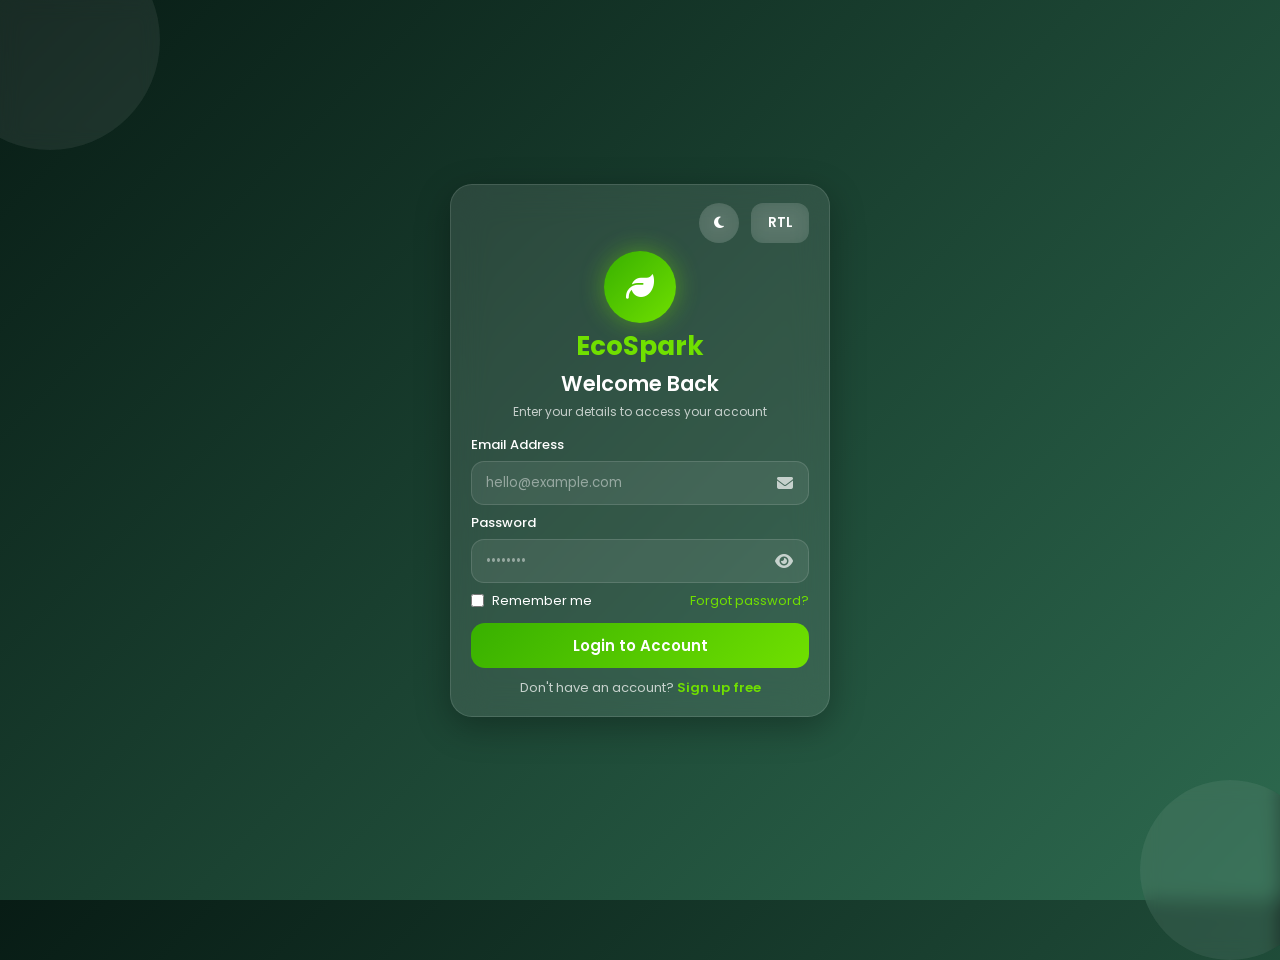
<file: login/login.html>
<!DOCTYPE html>
<html lang="en">
<head>
<meta charset="UTF-8">
<meta name="viewport" content="width=device-width, initial-scale=1.0">

<title>EcoSpark Login</title>

<!-- GOOGLE FONT -->

<link rel="preconnect" href="https://fonts.googleapis.com">
<link rel="preconnect" href="https://fonts.gstatic.com" crossorigin>

<link href="https://fonts.googleapis.com/css2?family=Poppins:wght@300;400;500;600;700&display=swap" rel="stylesheet">

<!-- FONT AWESOME -->

<link rel="stylesheet"
href="https://cdnjs.cloudflare.com/ajax/libs/font-awesome/6.5.2/css/all.min.css">

 <link rel="stylesheet" href="./login.css">
 <script src="./login.js"defer></script>
</head>
<body>

<!-- FLOATING SHAPES -->

<div class="circle circle1"></div>
<div class="circle circle2"></div>

<!-- LOGIN CARD -->

<div class="login-container">

    <!-- TOP CONTROLS -->

    <div class="top-controls">

        <button class="theme-btn" id="themeBtn">
            <i class="fa-solid fa-moon"></i>
        </button>

        <button class="rtl-btn" id="rtlBtn">
            RTL
        </button>

    </div>

    <!-- LOGO -->

    <a href="../Homepage-1/homepage.html" class="home-link">

    <div class="logo-box">

        <div class="logo">
            <i class="fa-solid fa-leaf"></i>
        </div>

    </div>

    <h1 class="brand">EcoSpark</h1>

</a>

    <!-- TEXT -->

  

    <h2 class="welcome">
        Welcome Back
    </h2>

    <p class="subtitle">
        Enter your details to access your account
    </p>

    <!-- EMAIL -->

    <div class="input-group">

        <label>Email Address</label>

        <div class="input-box">

            <input
            type="email"
            placeholder="hello@example.com">

            <i class="fa-solid fa-envelope"></i>

        </div>

    </div>

    <!-- PASSWORD -->

    <div class="input-group">

        <label>Password</label>

        <div class="input-box">

            <input
            type="password"
            id="password"
            placeholder="••••••••">

            <i
            class="fa-solid fa-eye toggle-password"
            id="eye"></i>

        </div>

    </div>

    <!-- OPTIONS -->

    <div class="options">

        <div class="remember">

            <input type="checkbox">

            <span>Remember me</span>

        </div>

        <a href="#" class="forgot">
            Forgot password?
        </a>

    </div>

    <!-- LOGIN BUTTON -->

    <button class="login-btn" id="loginBtn">

        <span id="btnText">
            Login to Account
        </span>

        <div class="spinner" id="spinner"></div>

    </button>

    <!-- SIGNUP -->

    <div class="signup-link">

        Don't have an account?

        <a href="../signup/signup.html">
            Sign up free
        </a>

    </div>

</div>



</body>
</html>
</file>
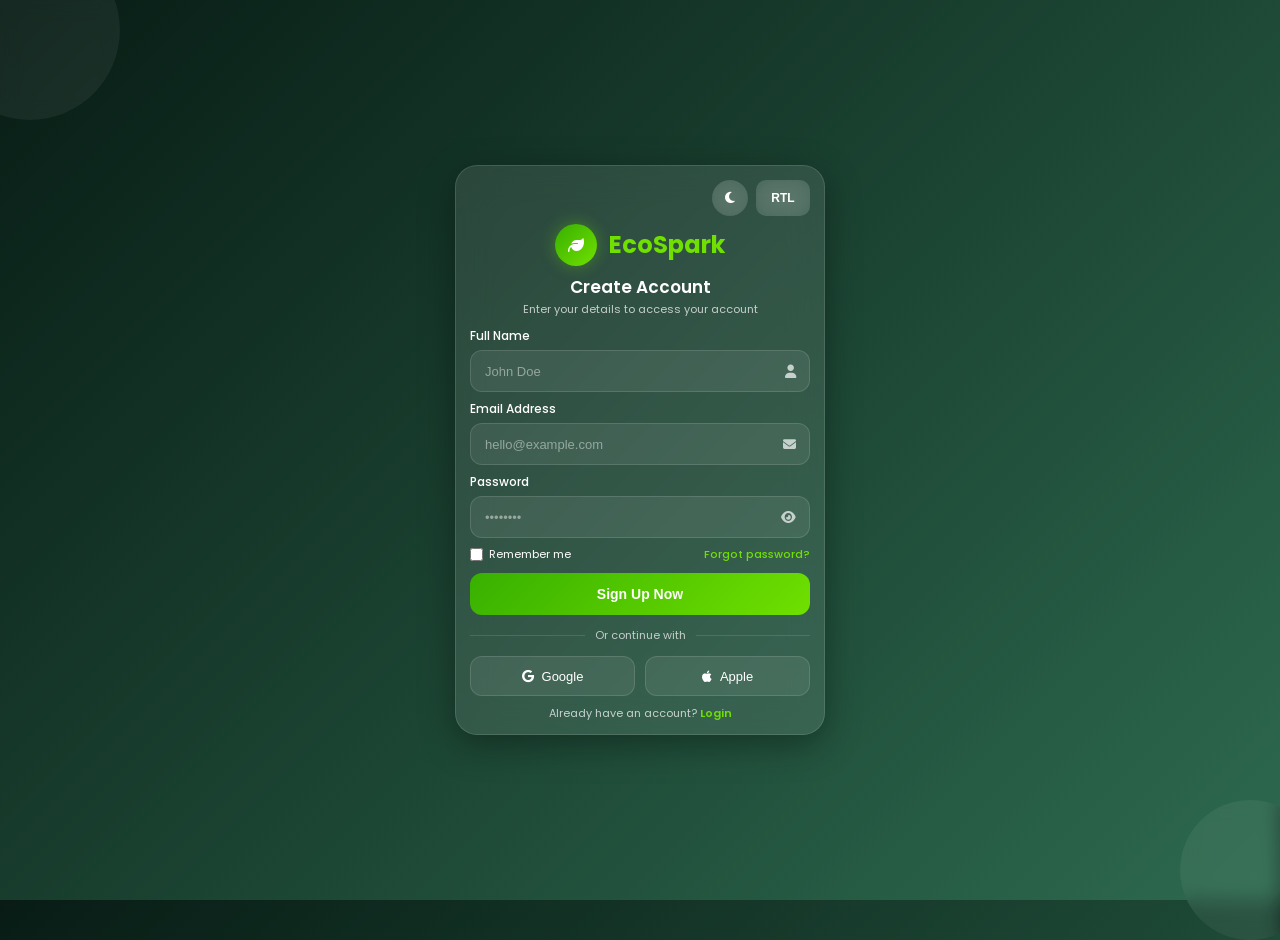
<file: signup/signup.html>
<!DOCTYPE html>
<html lang="en">

<head>

    <!-- ========================= META ========================= -->

    <meta charset="UTF-8">

    <meta name="viewport"
          content="width=device-width, initial-scale=1.0">

    <title>
        EcoSpark Sign Up
    </title>





    <!-- ========================= GOOGLE FONT ========================= -->

    <link rel="preconnect"
          href="https://fonts.googleapis.com">

    <link rel="preconnect"
          href="https://fonts.gstatic.com"
          crossorigin>

    <link href="https://fonts.googleapis.com/css2?family=Poppins:wght@300;400;500;600;700&display=swap"
          rel="stylesheet">





    <!-- ========================= FONT AWESOME ========================= -->

    <link rel="stylesheet"
          href="https://cdnjs.cloudflare.com/ajax/libs/font-awesome/6.5.1/css/all.min.css">





    <!-- ========================= CSS ========================= -->

    <link rel="stylesheet"
          href="./signup.css">





    <!-- ========================= JS ========================= -->

    <script src="../js/script.js" defer></script>
    <script src="./signup.js" defer></script>

</head>

<body>





    <!-- ========================= FLOATING SHAPES ========================= -->

    <div class="circle circle1"></div>

    <div class="circle circle2"></div>





    <!-- ========================= SIGNUP CARD ========================= -->

    <div class="signup-container">





        <!-- ========================= TOP CONTROLS ========================= -->

        <div class="top-controls">

            <button class="theme-btn"
                    id="themeToggle">

                <i class="fa-solid fa-moon"></i>

            </button>





            <button class="rtl-btn"
                    id="rtlToggle">

                RTL

            </button>

        </div>





       <!-- ========================= BRAND ROW ========================= -->

<div class="brand-row">

    <a href="../index.html"
       class="home-link">

        <div class="logo">

            <i class="fa-solid fa-leaf"></i>

        </div>

    </a>





    <div class="brand-text">

        EcoSpark

    </div>

</div>





        <!-- ========================= HEADING ========================= -->

        <h2 class="heading">

            Create Account

        </h2>





        <!-- ========================= SUBTITLE ========================= -->

        <p class="subtitle">

            Enter your details to access your account

        </p>





        <!-- ========================= FORM ========================= -->

        <form id="signupForm">





            <!-- ========================= FULL NAME ========================= -->

            <div class="input-group">

                <label>

                    Full Name

                </label>





                <div class="input-box">

                    <input type="text"
                           placeholder="John Doe"
                           required>





                    <i class="fa-solid fa-user"></i>

                </div>

            </div>





            <!-- ========================= EMAIL ========================= -->

            <div class="input-group">

                <label>

                    Email Address

                </label>





                <div class="input-box">

                    <input type="email"
                           placeholder="hello@example.com"
                           required>





                    <i class="fa-solid fa-envelope"></i>

                </div>

            </div>





            <!-- ========================= PASSWORD ========================= -->

            <div class="input-group">

                <label>

                    Password

                </label>





                <div class="input-box">

                    <input type="password"
                           placeholder="••••••••"
                           id="password"
                           required>





                    <i class="fa-solid fa-eye toggle-password"
                       id="togglePassword"></i>

                </div>

            </div>





            <!-- ========================= OPTIONS ROW ========================= -->

<div class="options-row">

    <label class="remember-me">

        <input type="checkbox">

        Remember me

    </label>





    <a href="#"
       class="forgot-password">

        Forgot password?

    </a>

</div>





<!-- ========================= SIGNUP BUTTON ========================= -->

<button class="signup-btn"
        id="signupBtn">

    <span id="btnText">

        Sign Up Now

    </span>





    <div class="spinner"
         id="spinner"></div>

</button>





<!-- ========================= DIVIDER ========================= -->

<div class="divider">

    Or continue with

</div>





<!-- ========================= SOCIAL LOGIN ========================= -->

<div class="social-login">

    <button class="social-btn">

        <i class="fa-brands fa-google"></i>

        Google

    </button>





    <button class="social-btn">

        <i class="fa-brands fa-apple"></i>

        Apple

    </button>

</div>





<!-- ========================= FOOTER ========================= -->

<div class="footer">

    Already have an account?

    <a href="../login/login.html">

        Login

    </a>

</div>





</body>

</html>
</file>
<file: login/login.css>
*{
    margin: 0;
    padding: 0;
    box-sizing: border-box;
    font-family: "Poppins", sans-serif;
}

body{

    min-height: 100vh;

    display: flex;
    justify-content: center;
    align-items: center;

    padding: 14px;

    overflow: hidden;

    background:
    linear-gradient(
    135deg,
    #081c15,
    #1b4332,
    #2d6a4f);

    transition: 0.4s ease;

    position: relative;
}

body.dark{

    background:
    linear-gradient(
    135deg,
    #020303,
    #08110d,
    #0f1c17);
}

/* FLOATING CIRCLES */

.circle{

    position: absolute;

    border-radius: 50%;

    background: rgba(255,255,255,0.07);

    backdrop-filter: blur(10px);

    animation: float 7s ease-in-out infinite;
}

.circle1{

    width: 220px;
    height: 220px;

    top: -70px;
    left: -60px;
}

.circle2{

    width: 180px;
    height: 180px;

    bottom: -60px;
    right: -40px;

    animation-delay: 2s;
}

@keyframes float{

    0%,100%{
        transform: translateY(0px);
    }

    50%{
        transform: translateY(-18px);
    }

}

/* CARD */

.login-container{

    width: 380px;

    padding: 18px 20px;

    border-radius: 22px;

    background: rgba(255,255,255,0.10);

    backdrop-filter: blur(18px);

    border: 1px solid rgba(255,255,255,0.12);

    box-shadow: 0 10px 35px rgba(0,0,0,0.30);

    animation: fadeUp 1s ease;

    position: relative;

    z-index: 10;
}

body.dark .login-container{

    background: rgba(16,16,16,0.55);
}

@keyframes fadeUp{

    from{
        opacity: 0;
        transform: translateY(40px);
    }

    to{
        opacity: 1;
        transform: translateY(0);
    }

}

/* TOP CONTROLS */

.top-controls{

    display: flex;
    justify-content: flex-end;
    align-items: center;

    gap: 12px;

    margin-bottom: 8px;
}

.theme-btn,
.rtl-btn{

    border: none;

    background: rgba(255,255,255,0.12);

    color: white;

    cursor: pointer;

    transition: 0.3s ease;

    backdrop-filter: blur(10px);
}

.theme-btn{

    width: 40px;
    height: 40px;

    border-radius: 50%;
}

.rtl-btn{

    width: 58px;
    height: 40px;

    border-radius: 12px;

    font-weight: 600;
}

.theme-btn:hover,
.rtl-btn:hover{

    background: rgba(255,255,255,0.20);

    transform: translateY(-2px);
}

/* LOGO */

.home-link{
    text-decoration: none;
    display: block;
}

.logo-box{

    display: flex;
    justify-content: center;

    margin-bottom: 4px;
}

.logo{

    width: 72px;
    height: 72px;

    border-radius: 50%;

    background:
    linear-gradient(
    135deg,
    #38b000,
    #70e000);

    display: flex;
    justify-content: center;
    align-items: center;

    color: white;

    font-size: 28px;

    box-shadow: 0 0 25px rgba(112,224,0,0.45);

    animation: rotateLogo 8s linear infinite;
}

@keyframes rotateLogo{

    0%{
        transform: rotate(0deg) translateY(0px);
    }

    50%{
        transform: rotate(180deg) translateY(-6px);
    }

    100%{
        transform: rotate(360deg) translateY(0px);
    }

}

/* TEXT */

.brand{

    text-align: center;

    color: #70e000;

    font-size: 26px;

    font-weight: 700;

    margin-bottom: 2px;
}

.welcome{

    text-align: center;

    color: white;

    font-size: 21px;

    font-weight: 600;

    margin-bottom: 4px;
}

.subtitle{

    text-align: center;

    color: rgba(255,255,255,0.72);

    font-size: 12px;

    margin-bottom: 14px;
}

/* INPUTS */

.input-group{
    margin-bottom: 8px;
}

.input-group label{

    display: block;

    color: white;

    margin-bottom: 6px;

    font-size: 13px;

    font-weight: 500;
}

.input-box{
    position: relative;
}

.input-box input{

    width: 100%;

    padding: 11px 42px 11px 14px;

    border-radius: 13px;

    border: 1px solid rgba(255,255,255,0.12);

    background: rgba(255,255,255,0.08);

    color: white;

    outline: none;

    transition: 0.3s ease;
}

.input-box input::placeholder{

    color: rgba(255,255,255,0.45);
}

.input-box input:focus{

    border-color: #70e000;

    box-shadow: 0 0 15px rgba(112,224,0,0.25);
}

.input-box i{

    position: absolute;

    top: 50%;
    right: 16px;

    transform: translateY(-50%);

    color: rgba(255,255,255,0.7);
}

.toggle-password{
    cursor: pointer;
}

/* OPTIONS */

.options{

    display: flex;
    justify-content: space-between;
    align-items: center;

    margin-bottom: 12px;

    color: white;

    font-size: 13px;
}

.remember{

    display: flex;
    align-items: center;

    gap: 8px;
}

.forgot{

    color: #70e000;

    text-decoration: none;
}

.forgot:hover{
    text-decoration: underline;
}

/* BUTTON */

.login-btn{

    width: 100%;

    padding: 11px;

    border: none;

    border-radius: 14px;

    background:
    linear-gradient(
    135deg,
    #38b000,
    #70e000);

    color: white;

    font-size: 15px;

    font-weight: 600;

    cursor: pointer;

    transition: 0.3s ease;
}

.login-btn:hover{

    transform: translateY(-3px);

    box-shadow: 0 10px 25px rgba(112,224,0,0.35);
}

/* SPINNER */

.spinner{

    width: 18px;
    height: 18px;

    border-radius: 50%;

    border: 3px solid rgba(255,255,255,0.35);

    border-top: 3px solid white;

    animation: spin 1s linear infinite;

    display: none;

    margin: auto;
}

@keyframes spin{

    100%{
        transform: rotate(360deg);
    }

}

/* FOOTER */

.signup-link{

    text-align: center;

    margin-top: 10px;

    color: rgba(255,255,255,0.72);

    font-size: 13px;
}

.signup-link a{

    color: #70e000;

    text-decoration: none;

    font-weight: 600;
}

.signup-link a:hover{
    text-decoration: underline;
}

/* RESPONSIVE */

@media(max-width:768px){

    .login-container{

        width: 92%;

        padding: 18px;
    }

}

@media(max-width:480px){

    .login-container{

        width: 95%;

        padding: 16px;
    }

    .brand{
        font-size: 23px;
    }

    .welcome{
        font-size: 18px;
    }

}
</file>
<file: signup/signup.css>
/* =========================================================
   GOOGLE FONT
========================================================= */

@import url('https://fonts.googleapis.com/css2?family=Poppins:wght@300;400;500;600;700&display=swap');

/* =========================================================
   RESET
========================================================= */

*{
    margin: 0;
    padding: 0;
    box-sizing: border-box;
}

/* =========================================================
   BODY
========================================================= */

body{

    font-family: "Poppins", sans-serif;

    height: 100vh;

    display: flex;
    justify-content: center;
    align-items: center;

    padding: 12px;

    overflow: hidden;

    background:
    linear-gradient(
    135deg,
    #081c15,
    #1b4332,
    #2d6a4f);

    transition: 0.4s ease;

    position: relative;
}

/* =========================================================
   DARK MODE
========================================================= */

body.dark-mode{

    background:
    linear-gradient(
    135deg,
    #020303,
    #08110d,
    #0f1c17);
}

/* =========================================================
   FLOATING CIRCLES
========================================================= */

.circle{

    position: absolute;

    border-radius: 50%;

    background: rgba(255,255,255,0.06);

    backdrop-filter: blur(10px);

    animation: float 7s ease-in-out infinite;

    z-index: 1;
}

.circle1{

    width: 180px;
    height: 180px;

    top: -60px;
    left: -60px;
}

.circle2{

    width: 140px;
    height: 140px;

    bottom: -40px;
    right: -40px;

    animation-delay: 2s;
}

@keyframes float{

    0%,100%{
        transform: translateY(0px);
    }

    50%{
        transform: translateY(-14px);
    }
}

/* =========================================================
   SIGNUP CONTAINER
========================================================= */

.signup-container{

    width: 100%;
    max-width: 370px;

    padding: 14px;

    border-radius: 22px;

    background: rgba(255,255,255,0.10);

    backdrop-filter: blur(18px);

    border: 1px solid rgba(255,255,255,0.12);

    box-shadow: 0 10px 35px rgba(0,0,0,0.35);

    position: relative;

    z-index: 10;

    overflow: hidden;

    animation: fadeUp 0.8s ease;
}

body.dark-mode .signup-container{

    background: rgba(16,16,16,0.55);
}

@keyframes fadeUp{

    from{
        opacity: 0;
        transform: translateY(40px);
    }

    to{
        opacity: 1;
        transform: translateY(0);
    }
}

/* =========================================================
   TOP CONTROLS
========================================================= */

.top-controls{

    display: flex;
    justify-content: flex-end;
    align-items: center;

    gap: 8px;

    margin-bottom: 8px;
}

.theme-btn,
.rtl-btn{

    border: none;

    background: rgba(255,255,255,0.12);

    color: white;

    cursor: pointer;

    transition: 0.3s ease;

    backdrop-filter: blur(10px);
}

.theme-btn{

    width: 36px;
    height: 36px;

    border-radius: 50%;

    font-size: 13px;
}

.rtl-btn{

    width: 54px;
    height: 36px;

    border-radius: 10px;

    font-size: 12px;

    font-weight: 600;
}

.theme-btn:hover,
.rtl-btn:hover{

    background: rgba(255,255,255,0.20);

    transform: translateY(-2px);
}

/* =========================================================
   LOGO
========================================================= */



.home-link{

    text-decoration: none;

    display: block;
}

.logo{

    width: 42px;
    height: 42px;

    border-radius: 50%;

    background:
    linear-gradient(
    135deg,
    #38b000,
    #70e000);

    display: flex;
    justify-content: center;
    align-items: center;

    color: white;

    font-size: 16px;

    box-shadow: 0 0 16px rgba(112,224,0,0.35);
}
/* =========================================================
   BRAND ROW
========================================================= */

.brand-row{

    display: flex;
    align-items: center;
    justify-content: center;

    gap: 12px;

    margin-bottom: 8px;
}

.brand-text{

    color: #70e000;

    font-size: 24px;

    font-weight: 700;

    line-height: 1;
}

/* =========================================================
   TEXT
========================================================= */



.heading{

    text-align: center;

    color: white;

    font-size: 17px;

    font-weight: 600;

    margin-bottom: 2px;
}

.subtitle{

    text-align: center;

    color: rgba(255,255,255,0.72);

    font-size: 11px;

    line-height: 1.4;

    margin-bottom: 10px;
}

/* =========================================================
   INPUT GROUP
========================================================= */

.input-group{

    margin-bottom: 8px;
}

.input-group label{

    display: block;

    color: white;

    margin-bottom: 5px;

    font-size: 12px;

    font-weight: 500;
}

/* =========================================================
   INPUT BOX
========================================================= */

.input-box{

    position: relative;
}

.input-box input{

    width: 100%;

    height: 42px;

    padding: 0 42px 0 14px;

    border-radius: 12px;

    border: 1px solid rgba(255,255,255,0.12);

    background: rgba(255,255,255,0.08);

    color: white;

    outline: none;

    font-size: 13px;

    transition: 0.3s ease;
}

.input-box input::placeholder{

    color: rgba(255,255,255,0.45);
}

.input-box input:focus{

    border-color: #70e000;

    box-shadow: 0 0 10px rgba(112,224,0,0.20);
}

.input-box i{

    position: absolute;

    right: 14px;
    top: 50%;

    transform: translateY(-50%);

    color: rgba(255,255,255,0.70);

    font-size: 13px;
}

.toggle-password{

    cursor: pointer;
}

/* =========================================================
   PASSWORD STRENGTH
========================================================= */

.strength-box{

    margin-top: 6px;
}

.strength-bar{

    width: 100%;
    height: 4px;

    border-radius: 20px;

    background: rgba(255,255,255,0.12);

    overflow: hidden;
}

.strength-fill{

    height: 100%;
    width: 0%;

    border-radius: 20px;

    transition: 0.4s ease;

    background: red;
}

.strength-text{

    margin-top: 4px;

    font-size: 10px;

    color: rgba(255,255,255,0.75);
}

/* =========================================================
   MATCH MESSAGE
========================================================= */

.match-message{

    font-size: 10px;

    margin-top: 4px;

    color: #70e000;

    display: none;
}

/* =========================================================
   OPTIONS ROW
========================================================= */

.options-row{

    display: flex;
    justify-content: space-between;
    align-items: center;

    margin-top: 6px;
    margin-bottom: 10px;

    gap: 10px;
}

.remember-me{

    display: flex;
    align-items: center;

    gap: 6px;

    color: white;

    font-size: 11px;
}

.remember-me input{

    accent-color: #70e000;
}

.forgot-password{

    color: #70e000;

    text-decoration: none;

    font-size: 11px;

    font-weight: 500;
}

/* =========================================================
   BUTTON
========================================================= */

.signup-btn{

    width: 100%;

    height: 42px;

    border: none;

    border-radius: 12px;

    background:
    linear-gradient(
    135deg,
    #38b000,
    #70e000);

    color: white;

    font-size: 14px;

    font-weight: 600;

    cursor: pointer;

    transition: 0.3s ease;
}

.signup-btn:hover{

    transform: translateY(-2px);

    box-shadow: 0 8px 20px rgba(112,224,0,0.28);
}

/* =========================================================
   SPINNER
========================================================= */

.spinner{

    width: 16px;
    height: 16px;

    border-radius: 50%;

    border: 3px solid rgba(255,255,255,0.35);

    border-top: 3px solid white;

    animation: spin 1s linear infinite;

    display: none;

    margin: auto;
}

@keyframes spin{

    100%{
        transform: rotate(360deg);
    }
}

/* =========================================================
   DIVIDER
========================================================= */

.divider{

    display: flex;
    align-items: center;

    gap: 10px;

    margin: 12px 0;

    color: rgba(255,255,255,0.70);

    font-size: 11px;
}

.divider::before,
.divider::after{

    content: "";

    flex: 1;

    height: 1px;

    background: rgba(255,255,255,0.12);
}

/* =========================================================
   SOCIAL BUTTONS
========================================================= */

.social-login{

    display: flex;

    gap: 10px;
}

.social-btn{

    flex: 1;

    height: 40px;

    border: 1px solid rgba(255,255,255,0.12);

    border-radius: 12px;

    background: rgba(255,255,255,0.08);

    color: white;

    display: flex;
    justify-content: center;
    align-items: center;

    gap: 8px;

    cursor: pointer;

    transition: 0.3s ease;

    font-size: 13px;
}

.social-btn:hover{

    background: rgba(255,255,255,0.14);
}

/* =========================================================
   FOOTER
========================================================= */

.footer{

    text-align: center;

    margin-top: 10px;

    color: rgba(255,255,255,0.72);

    font-size: 11px;

    line-height: 1.3;
}

.footer a{

    color: #70e000;

    text-decoration: none;

    font-weight: 600;
}

.footer a:hover{

    text-decoration: underline;
}

/* =========================================================
   TABLET
========================================================= */

@media(max-width:768px){

    body{

        padding: 14px;
    }

    .signup-container{

        max-width: 380px;
    }
}

/* =========================================================
   MOBILE
========================================================= */

@media(max-width:500px){

    body{

        padding: 10px;

        overflow-y: auto;
    }

    .signup-container{

        padding: 14px;
    }

    .social-login{

        flex-direction: column;
    }

    .social-btn{

        width: 100%;
    }
}
</file>
